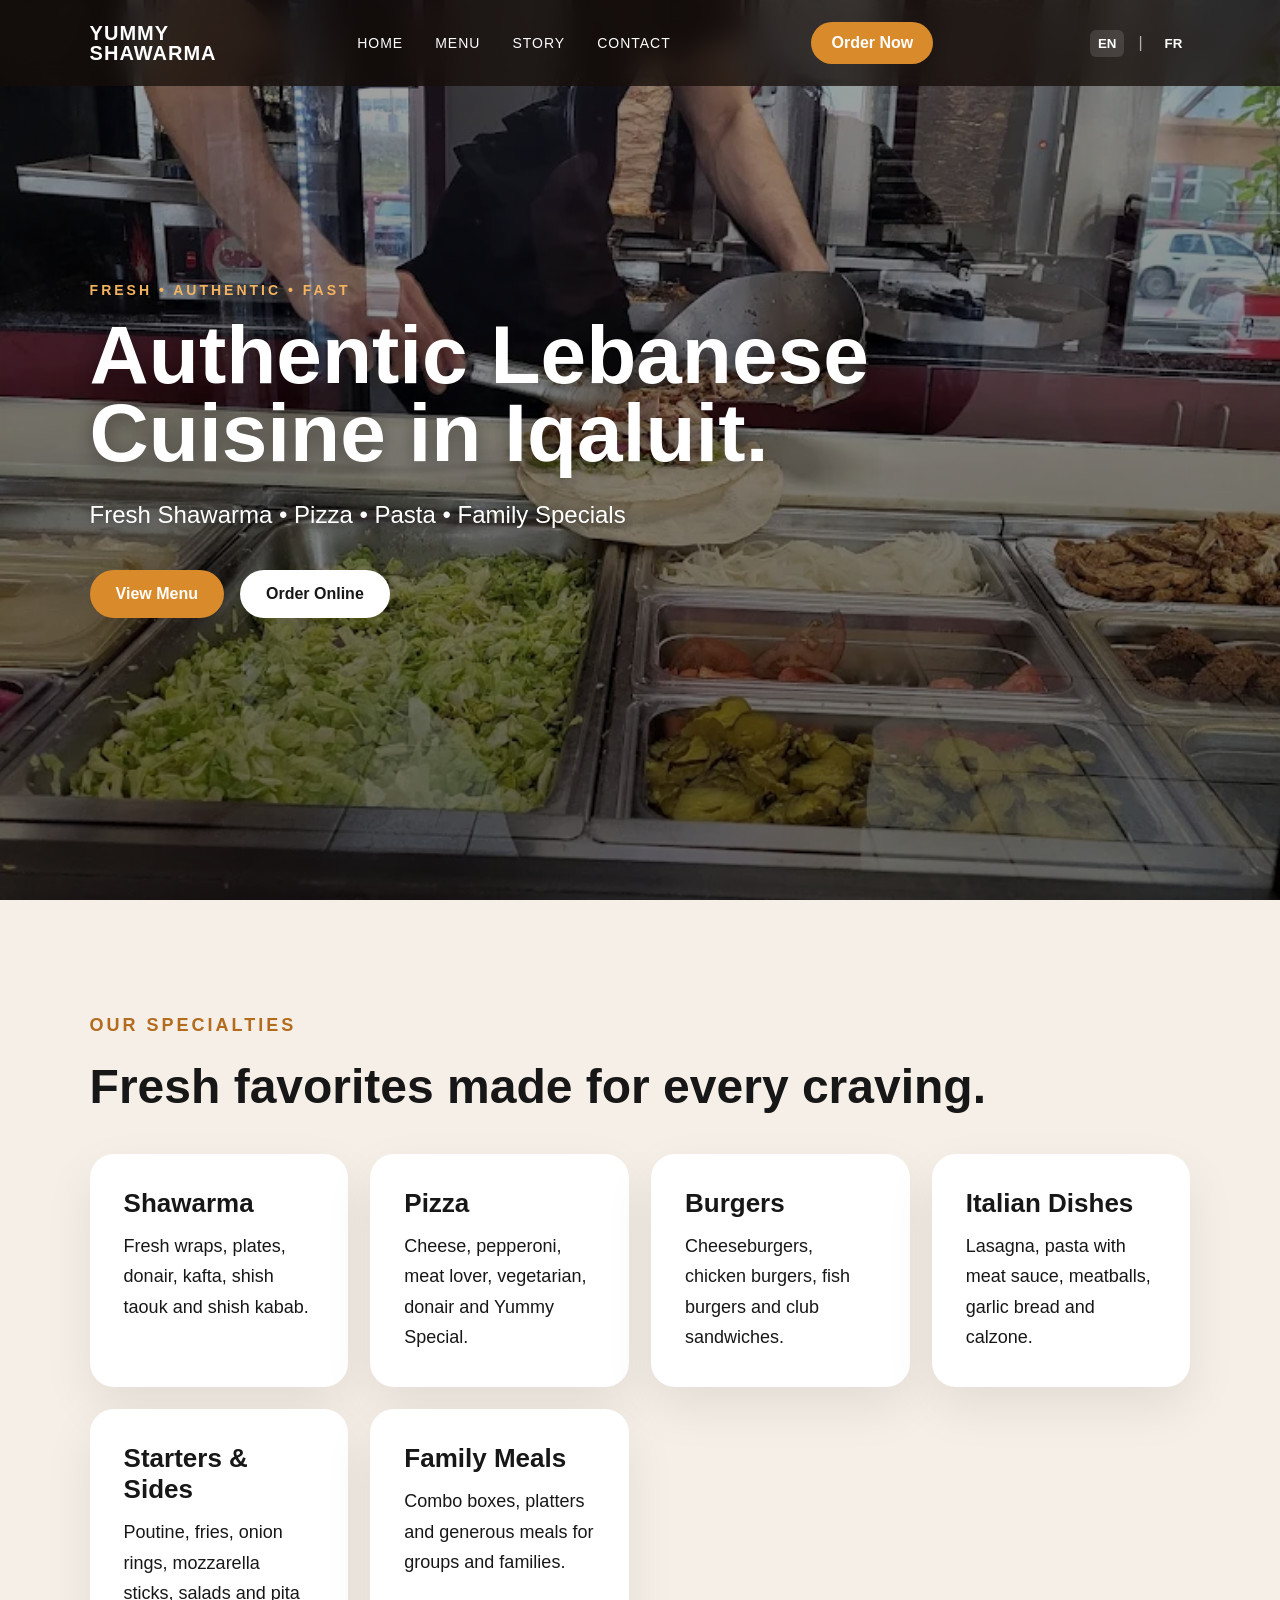
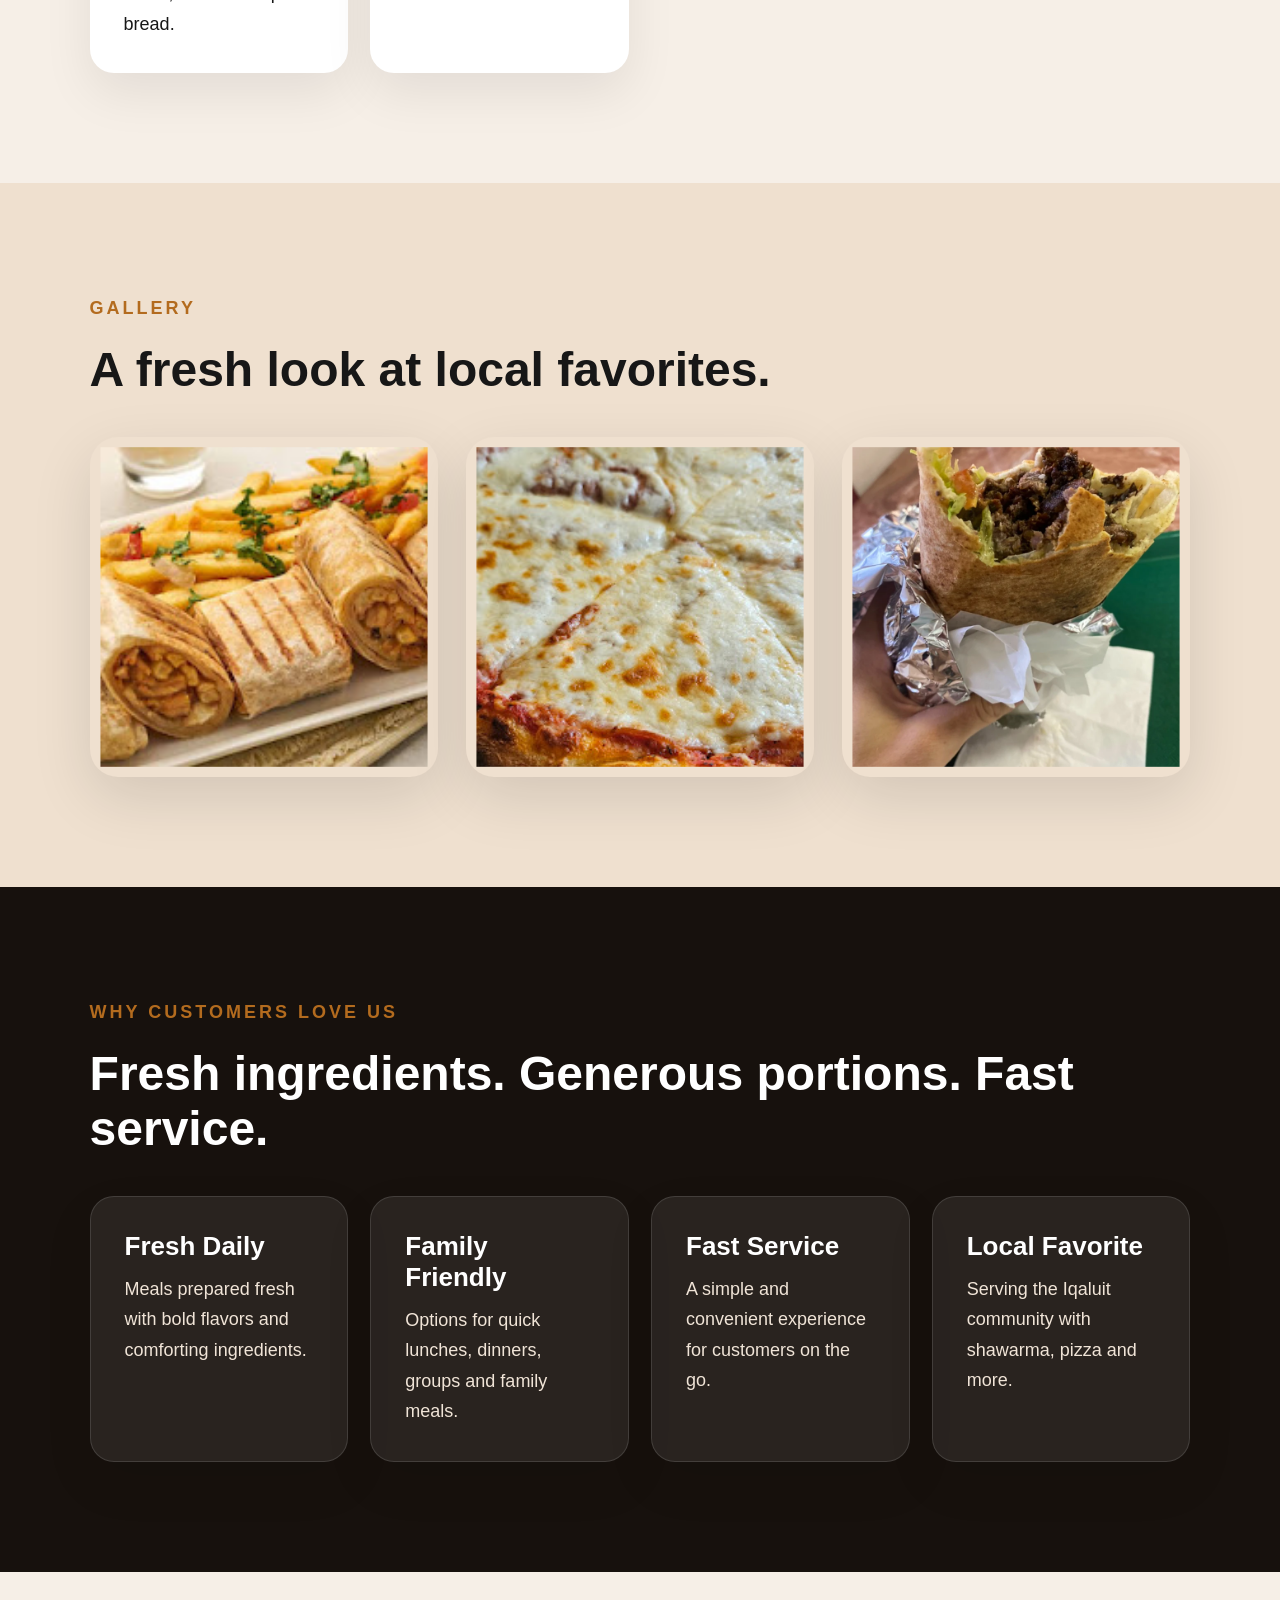
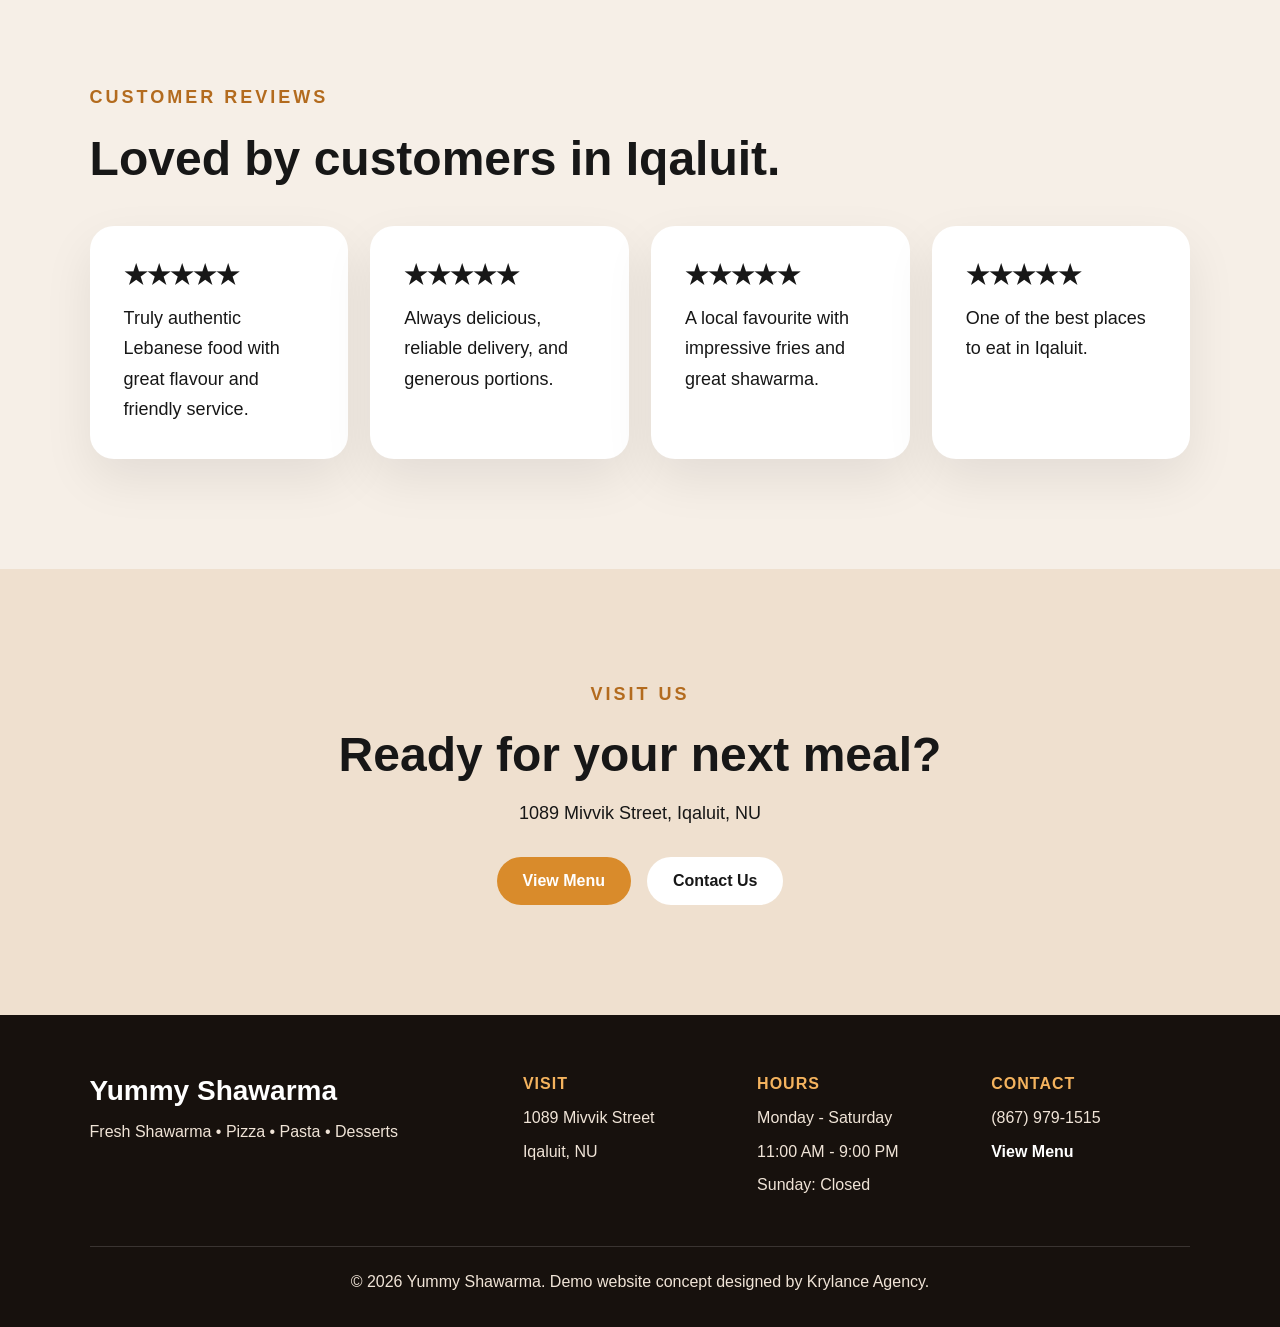
<file: index.html>
<!DOCTYPE html>
<html lang="en">
<head>
  <meta charset="UTF-8" />
  <meta name="viewport" content="width=device-width, initial-scale=1.0" />

  <title data-i18n="title.home">Yummy Shawarma | Lebanese Cuisine in Iqaluit</title>
  <meta name="description" content="Yummy Shawarma demo website designed by Krylance Agency." />

  <link rel="stylesheet" href="style.css" />
</head>

<body>
  <header class="navbar">
    <a href="index.html" class="brand">
      <span>Yummy</span>
      <span>Shawarma</span>
    </a>

    <nav class="nav-links">
      <a href="index.html" data-i18n="nav.home">Home</a>
      <a href="menu.html" data-i18n="nav.menu">Menu</a>
      <a href="about.html" data-i18n="nav.story">Story</a>
      <a href="contact.html" data-i18n="nav.contact">Contact</a>
    </nav>

    <a href="contact.html" class="nav-button" data-i18n="nav.order">Order Now</a>
    <div class="lang-switch" aria-label="Language switcher">
      <button class="lang" data-lang="en">EN</button>
      <span class="lang-sep">|</span>
      <button class="lang" data-lang="fr">FR</button>
    </div>
  </header>

  <main>
    <section class="hero home-hero">
      <div class="hero-content">
        <p class="eyebrow" data-i18n="home.eyebrow">Fresh • Authentic • Fast</p>
        <h1 data-i18n="home.h1">Authentic Lebanese Cuisine in Iqaluit.</h1>
        <p class="hero-text" data-i18n="home.text">Fresh Shawarma • Pizza • Pasta • Family Specials</p>

        <div class="hero-actions">
          <a href="menu.html" class="btn primary" data-i18n="home.viewMenu">View Menu</a>
          <a href="contact.html" class="btn secondary" data-i18n="home.orderOnline">Order Online</a>
        </div>
      </div>
    </section>

    <section class="section specialties">
      <p class="eyebrow dark" data-i18n="specialties.eyebrow">Our Specialties</p>
      <h2 data-i18n="specialties.h2">Fresh favorites made for every craving.</h2>

      <div class="specialty-grid">
        <article class="specialty-card">
          <h3 data-i18n="spec.shawarma.title">Shawarma</h3>
          <p data-i18n="spec.shawarma.text">Fresh wraps, plates, donair, kafta, shish taouk and shish kabab.</p>
        </article>

        <article class="specialty-card">
          <h3 data-i18n="spec.pizza.title">Pizza</h3>
          <p data-i18n="spec.pizza.text">Cheese, pepperoni, meat lover, vegetarian, donair and Yummy Special.</p>
        </article>

        <article class="specialty-card">
          <h3 data-i18n="spec.burgers.title">Burgers</h3>
          <p data-i18n="spec.burgers.text">Cheeseburgers, chicken burgers, fish burgers and club sandwiches.</p>
        </article>

        <article class="specialty-card">
          <h3 data-i18n="spec.italian.title">Italian Dishes</h3>
          <p data-i18n="spec.italian.text">Lasagna, pasta with meat sauce, meatballs, garlic bread and calzone.</p>
        </article>

        <article class="specialty-card">
          <h3 data-i18n="spec.sides.title">Starters & Sides</h3>
          <p data-i18n="spec.sides.text">Poutine, fries, onion rings, mozzarella sticks, salads and pita bread.</p>
        </article>

        <article class="specialty-card">
          <h3 data-i18n="spec.family.title">Family Meals</h3>
          <p data-i18n="spec.family.text">Combo boxes, platters and generous meals for groups and families.</p>
        </article>
      </div>
    </section>

    <section class="section gallery-section">
      <p class="eyebrow dark" data-i18n="gallery.eyebrow">Gallery</p>
      <h2 data-i18n="gallery.h2">A fresh look at local favorites.</h2>

      <div class="gallery-grid">
        <article class="gallery-card">
          <img src="assets/images/shawarma.jpg" alt="Shawarma">
        </article>

        <article class="gallery-card pizza-card">
          <img src="assets/images/pizza.jpg" alt="Pizza">
        </article>

        <article class="gallery-card">
          <img src="assets/images/shawarma-2.jpg" alt="Shawarma plate">
        </article>
      </div>
    </section>

    <section class="section why-section">
      <p class="eyebrow dark">Why Customers Love Us</p>
      <h2>Fresh ingredients. Generous portions. Fast service.</h2>

      <div class="specialty-grid">
        <article class="specialty-card">
          <h3>Fresh Daily</h3>
          <p>Meals prepared fresh with bold flavors and comforting ingredients.</p>
        </article>

        <article class="specialty-card">
          <h3>Family Friendly</h3>
          <p>Options for quick lunches, dinners, groups and family meals.</p>
        </article>

        <article class="specialty-card">
          <h3>Fast Service</h3>
          <p>A simple and convenient experience for customers on the go.</p>
        </article>

        <article class="specialty-card">
          <h3>Local Favorite</h3>
          <p>Serving the Iqaluit community with shawarma, pizza and more.</p>
        </article>
      </div>
    </section>

    <section class="section reviews-section">
      <p class="eyebrow dark" data-i18n="reviews.eyebrow">Customer Reviews</p>
      <h2 data-i18n="reviews.h2">Loved by customers in Iqaluit.</h2>

      <div class="specialty-grid">
        <article class="specialty-card">
          <h3>★★★★★</h3>
          <p data-i18n="reviews.r1">Truly authentic Lebanese food with great flavour and friendly service.</p>
        </article>

        <article class="specialty-card">
          <h3>★★★★★</h3>
          <p data-i18n="reviews.r2">Always delicious, reliable delivery, and generous portions.</p>
        </article>

        <article class="specialty-card">
          <h3>★★★★★</h3>
          <p data-i18n="reviews.r3">A local favourite with impressive fries and great shawarma.</p>
        </article>

        <article class="specialty-card">
          <h3>★★★★★</h3>
          <p data-i18n="reviews.r4">One of the best places to eat in Iqaluit.</p>
        </article>
      </div>
    </section>

    <section class="section home-contact">
      <p class="eyebrow dark">Visit Us</p>
      <h2>Ready for your next meal?</h2>

      <p>1089 Mivvik Street, Iqaluit, NU</p>

      <div class="hero-actions contact-buttons">
        <a href="menu.html" class="btn primary">View Menu</a>
        <a href="contact.html" class="btn secondary">Contact Us</a>
      </div>
    </section>
  </main>

  <footer class="footer">
    <div class="footer-grid">
      <div>
        <h3>Yummy Shawarma</h3>
        <p>Fresh Shawarma • Pizza • Pasta • Desserts</p>
      </div>

      <div>
        <h4>Visit</h4>
        <p>1089 Mivvik Street</p>
        <p>Iqaluit, NU</p>
      </div>

      <div>
        <h4>Hours</h4>
        <p>Monday - Saturday</p>
        <p>11:00 AM - 9:00 PM</p>
        <p>Sunday: Closed</p>
      </div>

      <div>
        <h4>Contact</h4>
        <p>(867) 979-1515</p>
        <p><a href="menu.html">View Menu</a></p>
      </div>
    </div>

    <div class="footer-bottom">
      <p data-i18n="footer.copy">© 2026 Yummy Shawarma. Demo website concept designed by Krylance Agency.</p>
    </div>
  </footer>

  <script src="script.js"></script>
</body>
</html>
</file>
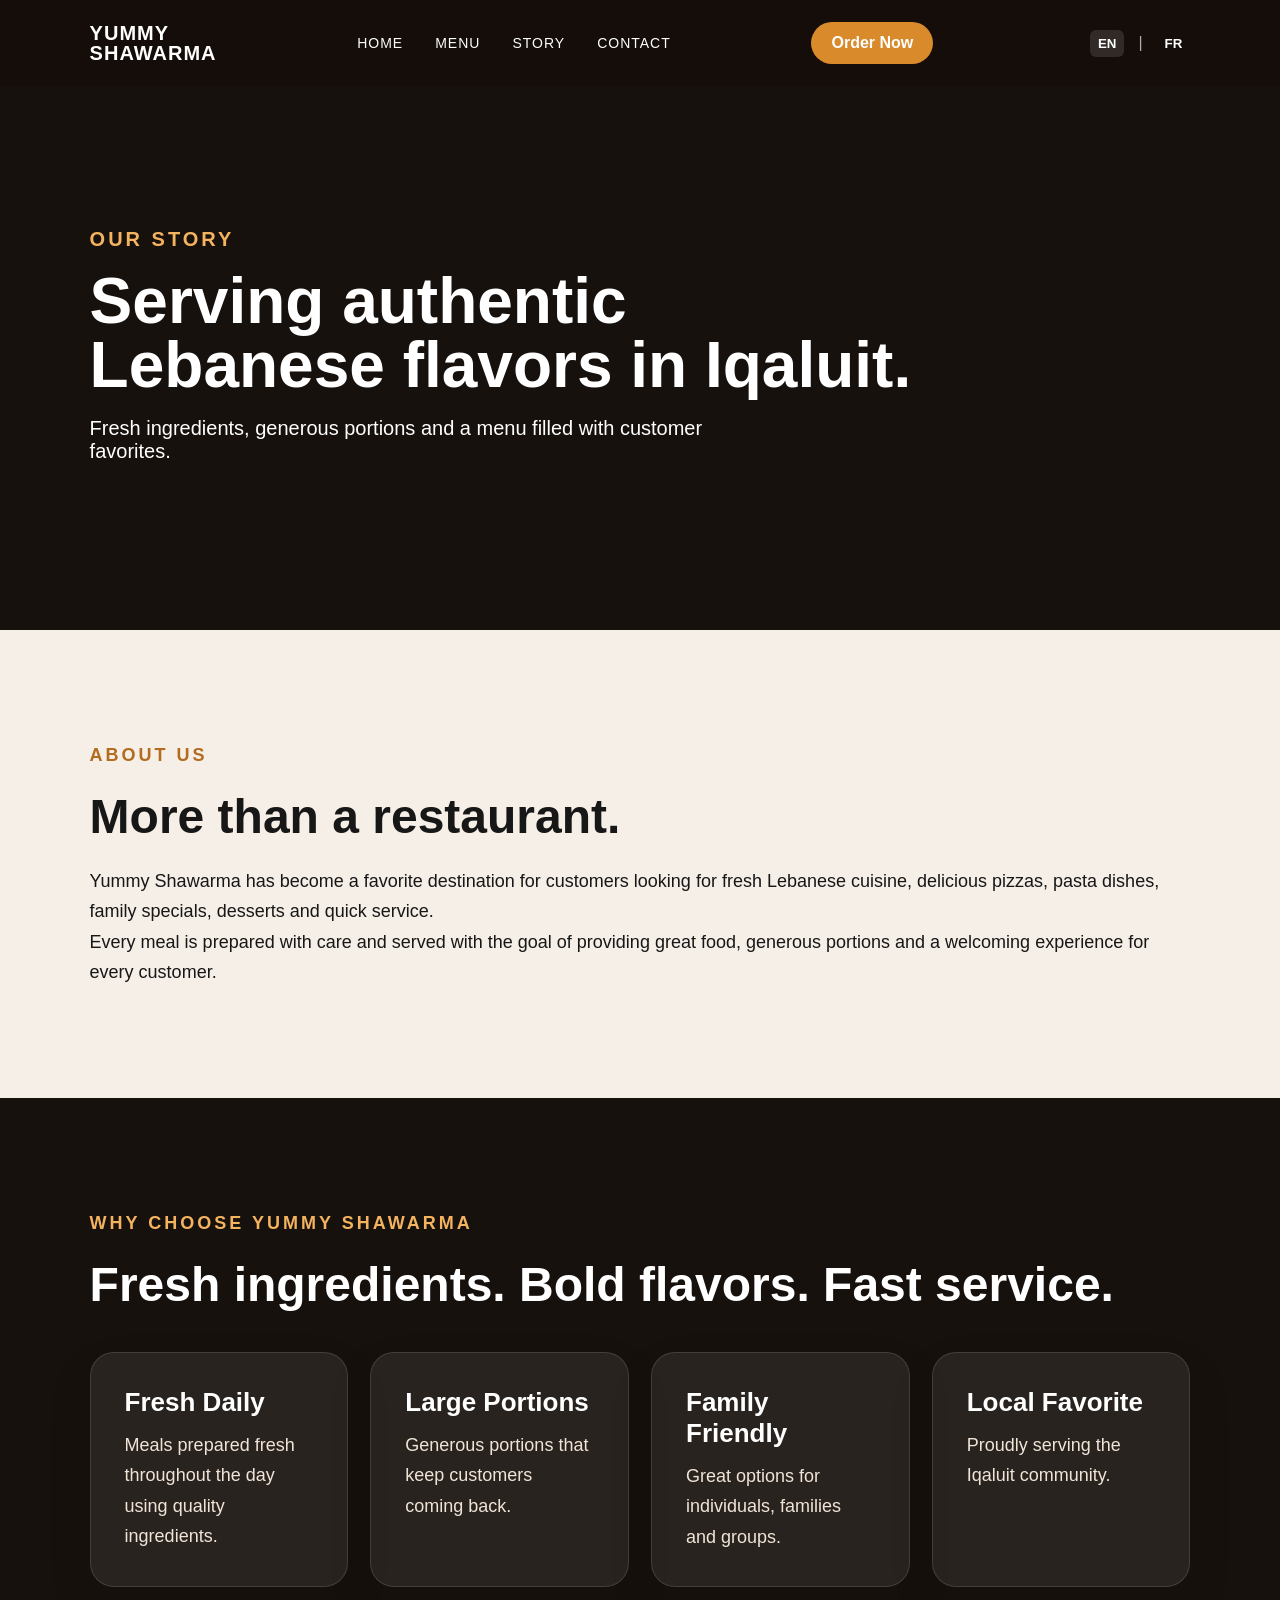
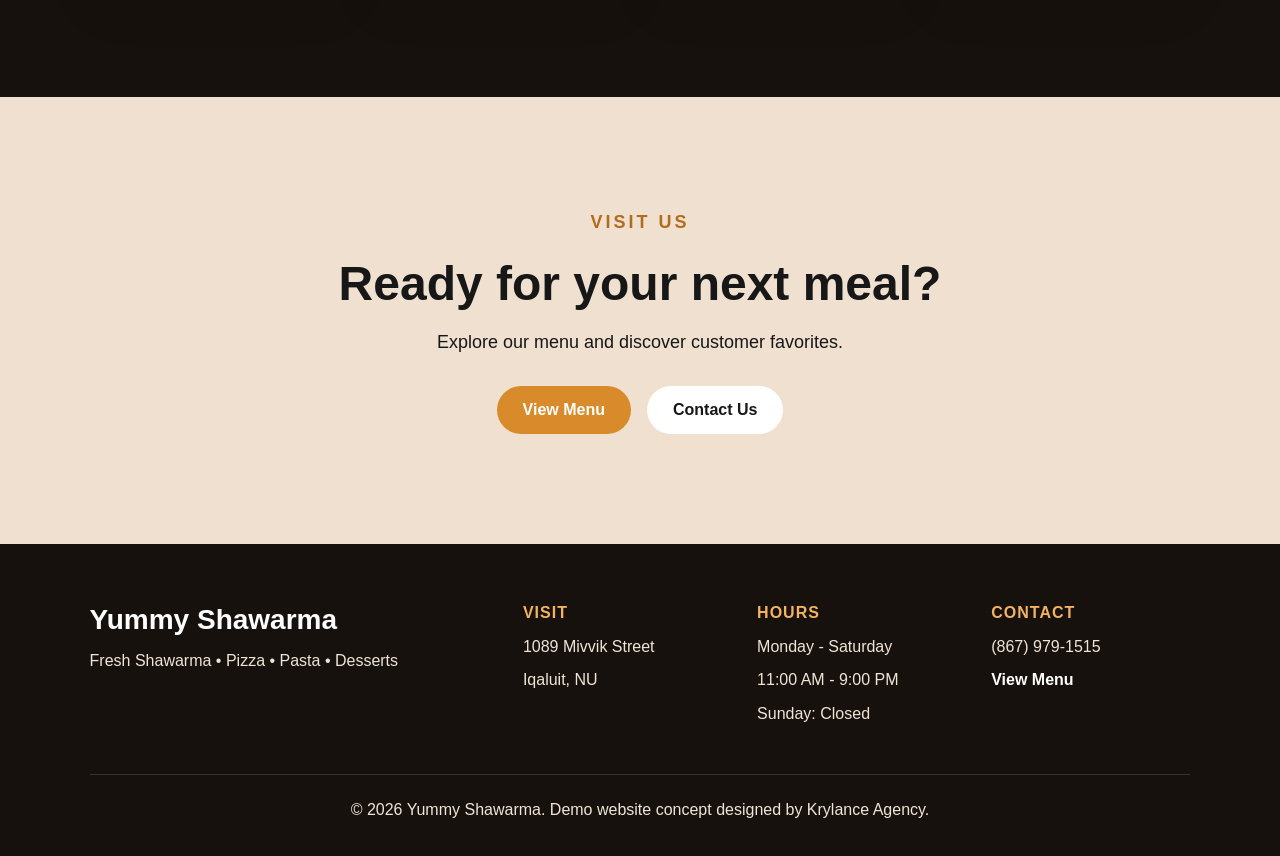
<file: about.html>
<!DOCTYPE html>
<html lang="en">
<head>
  <meta charset="UTF-8">
  <meta name="viewport" content="width=device-width, initial-scale=1.0">
  <title data-i18n="title.about">Story | Yummy Shawarma</title>
  <link rel="stylesheet" href="style.css">
</head>
<body>

<header class="navbar">
  <a href="index.html" class="brand">
    <span>Yummy</span>
    <span>Shawarma</span>
  </a>

  <nav class="nav-links">
    <a href="index.html" data-i18n="nav.home">Home</a>
    <a href="menu.html" data-i18n="nav.menu">Menu</a>
    <a href="about.html" data-i18n="nav.story">Story</a>
    <a href="contact.html" data-i18n="nav.contact">Contact</a>
  </nav>

  <a href="contact.html" class="nav-button" data-i18n="nav.order">Order Now</a>
  <div class="lang-switch" aria-label="Language switcher">
    <button class="lang" data-lang="en">EN</button>
    <span class="lang-sep">|</span>
    <button class="lang" data-lang="fr">FR</button>
  </div>
</header>

<main>

  <section class="page-hero">
    <div>
      <p class="eyebrow" data-i18n="about.eyebrow">Our Story</p>
      <h1 data-i18n="about.h1">Serving authentic Lebanese flavors in Iqaluit.</h1>
      <p data-i18n="about.text">
        Fresh ingredients, generous portions and a menu filled with customer favorites.
      </p>
    </div>
  </section>

  <section class="section">
    <p class="eyebrow dark" data-i18n="about.about.eyebrow">About Us</p>

    <h2 data-i18n="about.about.h2">More than a restaurant.</h2>

    <p>
      Yummy Shawarma has become a favorite destination for customers looking for
      fresh Lebanese cuisine, delicious pizzas, pasta dishes, family specials,
      desserts and quick service.
    </p>

    <p>
      Every meal is prepared with care and served with the goal of providing
      great food, generous portions and a welcoming experience for every customer.
    </p>
  </section>

  <section class="section why-section">
    <p class="eyebrow">Why Choose Yummy Shawarma</p>

    <h2>Fresh ingredients. Bold flavors. Fast service.</h2>

    <div class="specialty-grid">

      <div class="specialty-card">
        <h3 data-i18n="about.fresh.title">Fresh Daily</h3>
        <p data-i18n="about.fresh.text">Meals prepared fresh throughout the day using quality ingredients.</p>
      </div>

      <div class="specialty-card">
        <h3 data-i18n="about.portions.title">Large Portions</h3>
        <p data-i18n="about.portions.text">Generous portions that keep customers coming back.</p>
      </div>

      <div class="specialty-card">
        <h3 data-i18n="about.family.title">Family Friendly</h3>
        <p data-i18n="about.family.text">Great options for individuals, families and groups.</p>
      </div>

      <div class="specialty-card">
        <h3 data-i18n="about.local.title">Local Favorite</h3>
        <p data-i18n="about.local.text">Proudly serving the Iqaluit community.</p>
      </div>

    </div>
  </section>

  <section class="section home-contact">
    <p class="eyebrow dark">Visit Us</p>

    <h2>Ready for your next meal?</h2>

    <p>
      Explore our menu and discover customer favorites.
    </p>

    <div class="hero-actions contact-buttons">
      <a href="menu.html" class="btn primary">View Menu</a>
      <a href="contact.html" class="btn secondary">Contact Us</a>
    </div>
  </section>

</main>

<footer class="footer">
  <div class="footer-grid">
    <div>
      <h3>Yummy Shawarma</h3>
      <p>Fresh Shawarma • Pizza • Pasta • Desserts</p>
    </div>

    <div>
      <h4>Visit</h4>
      <p>1089 Mivvik Street</p>
      <p>Iqaluit, NU</p>
    </div>

    <div>
      <h4>Hours</h4>
      <p>Monday - Saturday</p>
      <p>11:00 AM - 9:00 PM</p>
      <p>Sunday: Closed</p>
    </div>

    <div>
      <h4>Contact</h4>
      <p>(867) 979-1515</p>
      <p><a href="menu.html">View Menu</a></p>
    </div>
  </div>

  <div class="footer-bottom">
    <p data-i18n="footer.copy">© 2026 Yummy Shawarma. Demo website concept designed by Krylance Agency.</p>
  </div>
</footer>

<script src="script.js"></script>

</body>
</html>
</file>
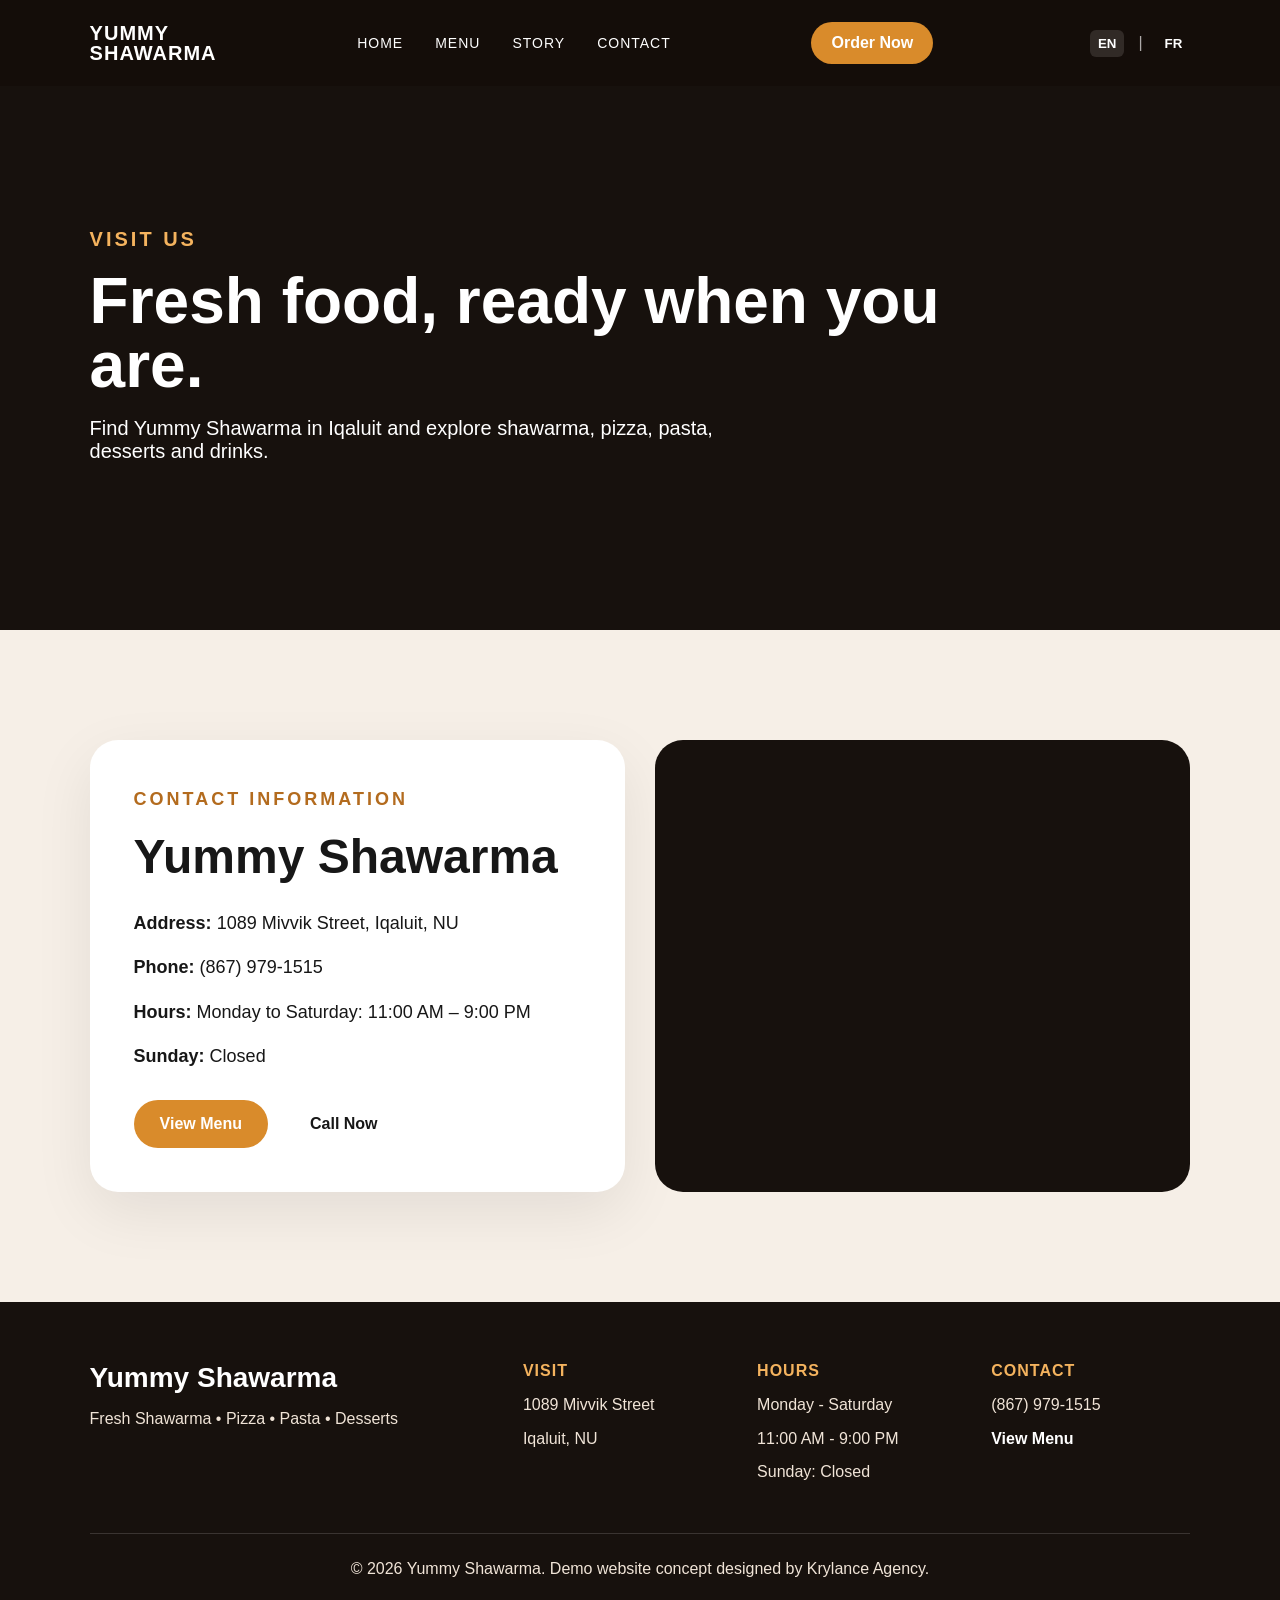
<file: contact.html>
<!DOCTYPE html>
<html lang="en">
<head>
  <meta charset="UTF-8" />
  <meta name="viewport" content="width=device-width, initial-scale=1.0" />

  <title data-i18n="title.contact">Contact | Yummy Shawarma</title>
  <link rel="stylesheet" href="style.css" />
</head>

<body>
  <header class="navbar">
    <a href="index.html" class="brand">
      <span>Yummy</span>
      <span>Shawarma</span>
    </a>

    <nav class="nav-links">
      <a href="index.html" data-i18n="nav.home">Home</a>
      <a href="menu.html" data-i18n="nav.menu">Menu</a>
      <a href="about.html" data-i18n="nav.story">Story</a>
      <a href="contact.html" data-i18n="nav.contact">Contact</a>
    </nav>

    <a href="contact.html" class="nav-button" data-i18n="nav.order">Order Now</a>
    <div class="lang-switch" aria-label="Language switcher">
      <button class="lang" data-lang="en">EN</button>
      <span class="lang-sep">|</span>
      <button class="lang" data-lang="fr">FR</button>
    </div>
  </header>

  <main>
    <section class="page-hero">
      <div>
        <p class="eyebrow" data-i18n="contact.eyebrow">Visit Us</p>
        <h1 data-i18n="contact.h1">Fresh food, ready when you are.</h1>
        <p data-i18n="contact.text">Find Yummy Shawarma in Iqaluit and explore shawarma, pizza, pasta, desserts and drinks.</p>
      </div>
    </section>

    <section class="section contact-page">
      <div class="contact-layout">
        <div class="contact-card">
          <p class="eyebrow dark" data-i18n="contact.info.eyebrow">Contact Information</p>
          <h2 data-i18n="contact.info.title">Yummy Shawarma</h2>

          <p><strong data-i18n="contact.label.address">Address:</strong> 1089 Mivvik Street, Iqaluit, NU</p>
          <p><strong data-i18n="contact.label.phone">Phone:</strong> (867) 979-1515</p>
          <p><strong data-i18n="contact.label.hours">Hours:</strong> Monday to Saturday: 11:00 AM – 9:00 PM</p>
          <p><strong data-i18n="contact.label.sunday">Sunday:</strong> Closed</p>

          <div class="contact-actions">
            <a href="menu.html" class="btn primary" data-i18n="contact.viewMenu">View Menu</a>
            <a href="tel:8679791515" class="btn secondary" data-i18n="contact.callNow">Call Now</a>
          </div>
        </div>

        <div class="map-card map-embed">
          <iframe
            src="https://www.google.com/maps?q=1089%20Mivvik%20Street%2C%20Iqaluit%2C%20NU&output=embed"
            width="100%"
            height="100%"
            style="border:0;"
            allowfullscreen=""
            loading="lazy">
          </iframe>
        </div>
      </div>
    </section>
  </main>

  <footer class="footer">
  <div class="footer-grid">
    <div>
      <h3>Yummy Shawarma</h3>
      <p>Fresh Shawarma • Pizza • Pasta • Desserts</p>
    </div>

    <div>
      <h4>Visit</h4>
      <p>1089 Mivvik Street</p>
      <p>Iqaluit, NU</p>
    </div>

    <div>
      <h4>Hours</h4>
      <p>Monday - Saturday</p>
      <p>11:00 AM - 9:00 PM</p>
      <p>Sunday: Closed</p>
    </div>

    <div>
      <h4>Contact</h4>
      <p>(867) 979-1515</p>
      <p><a href="menu.html">View Menu</a></p>
    </div>
  </div>

  <div class="footer-bottom">
      <p data-i18n="footer.copy">© 2026 Yummy Shawarma. Demo website concept designed by Krylance Agency.</p>
</footer>

  <script src="script.js"></script>
</body>
</html>
</file>
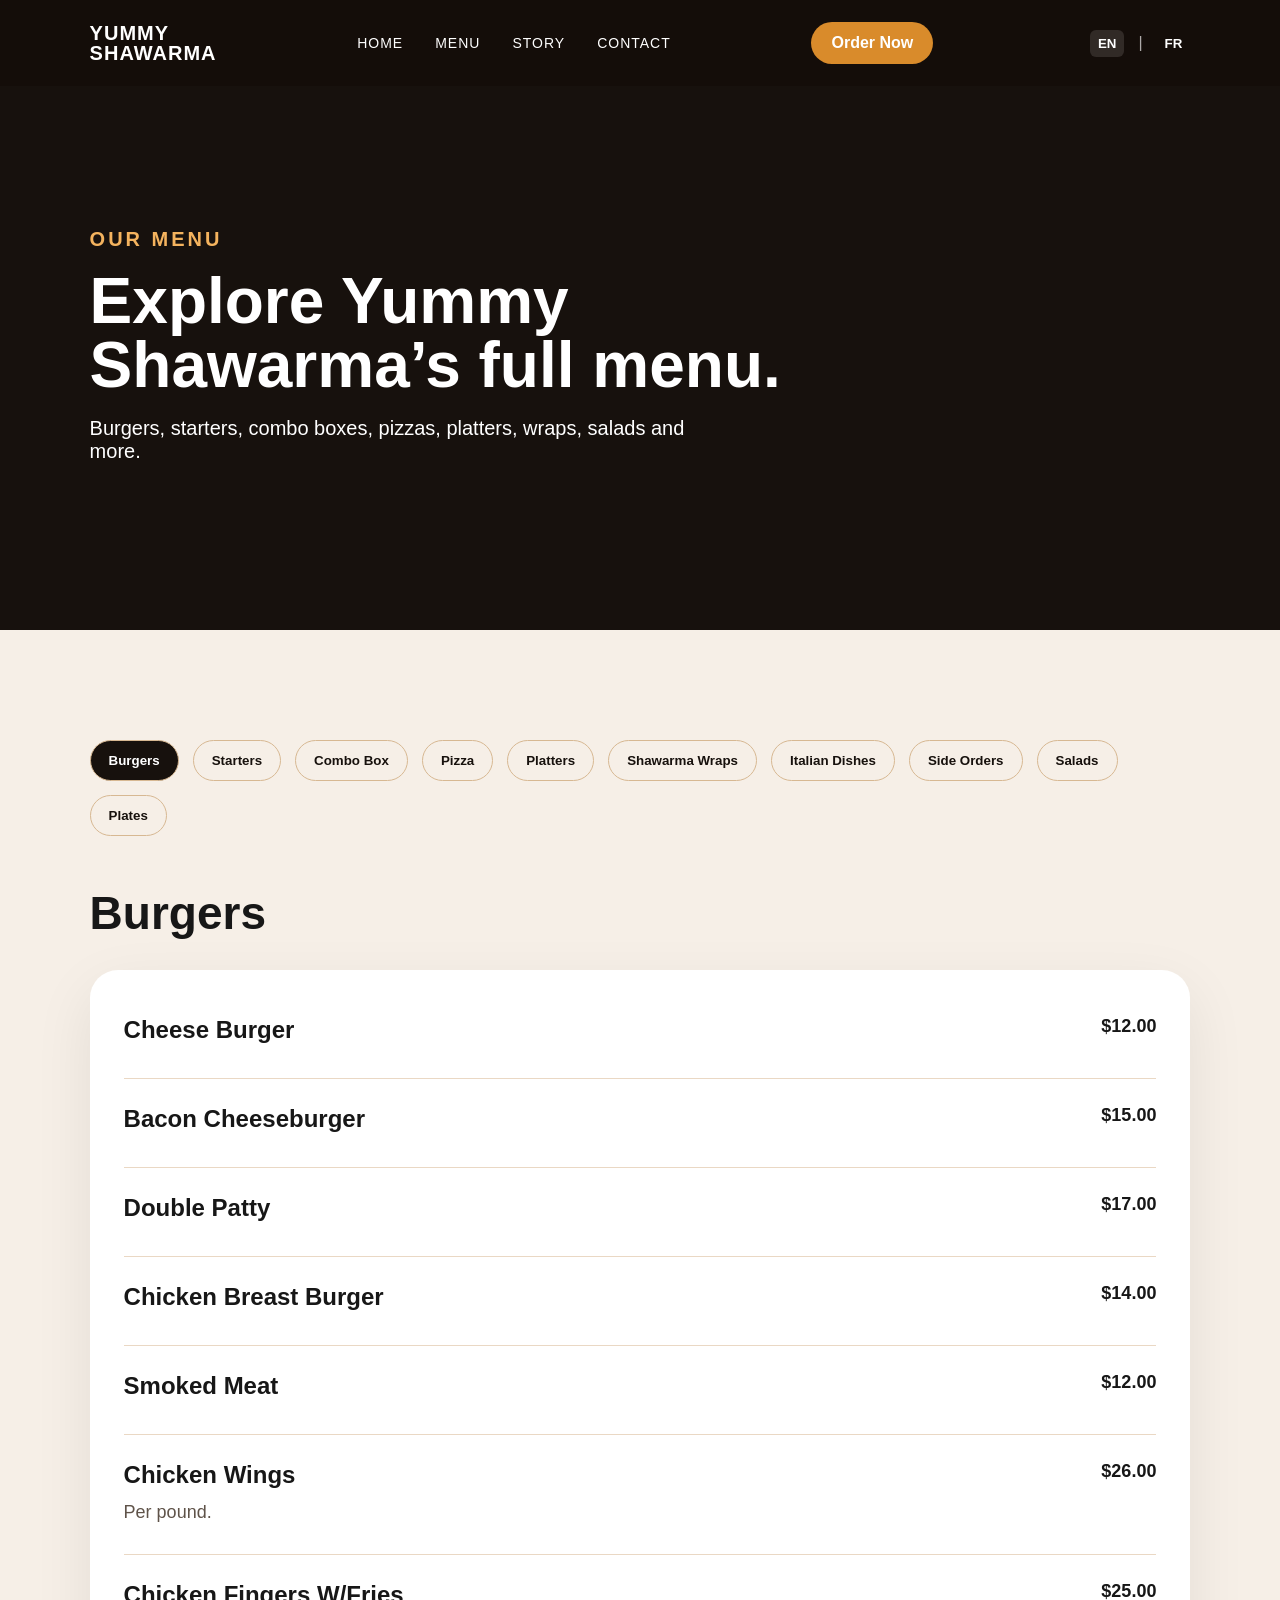
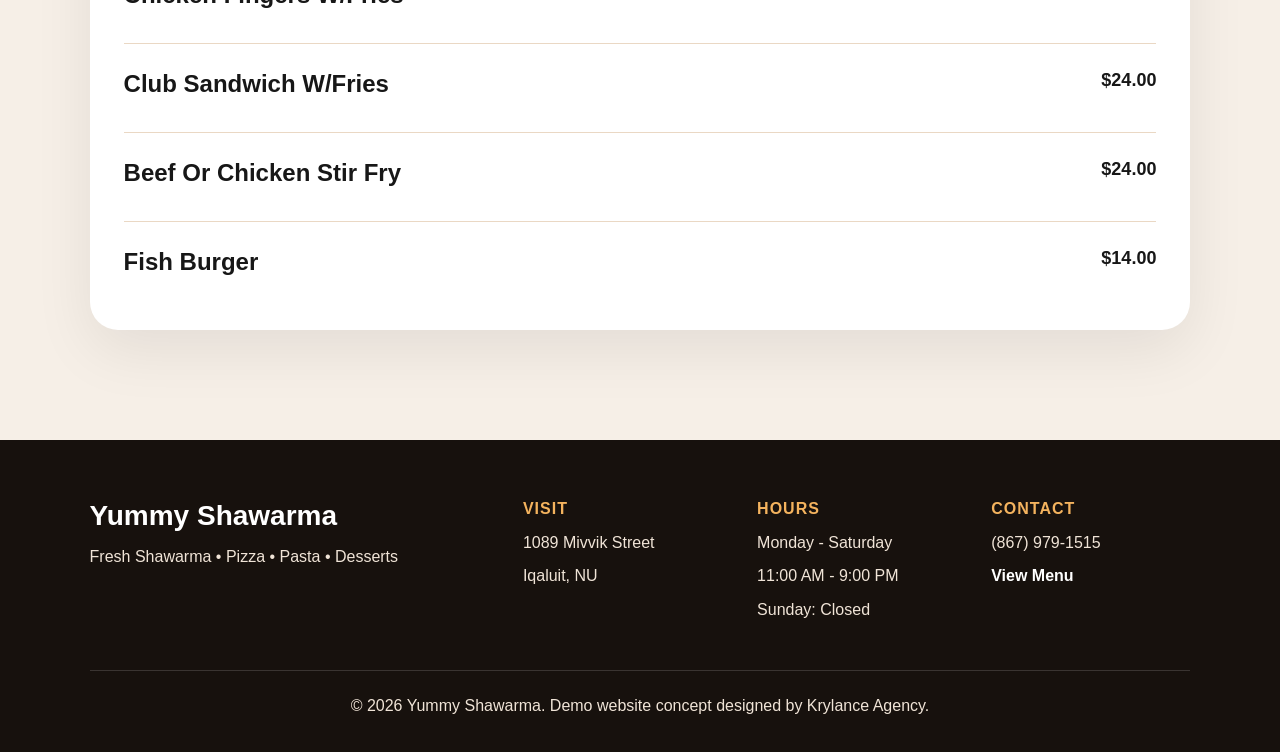
<file: menu.html>
<!DOCTYPE html>
<html lang="en">
<head>
  <meta charset="UTF-8" />
  <meta name="viewport" content="width=device-width, initial-scale=1.0" />

  <title data-i18n="title.menu">Menu | Yummy Shawarma</title>
  <link rel="stylesheet" href="style.css" />
</head>

<body>
  <header class="navbar">
    <a href="index.html" class="brand">
      <span>Yummy</span>
      <span>Shawarma</span>
    </a>

    <nav class="nav-links">
      <a href="index.html" data-i18n="nav.home">Home</a>
      <a href="menu.html" data-i18n="nav.menu">Menu</a>
      <a href="about.html" data-i18n="nav.story">Story</a>
      <a href="contact.html" data-i18n="nav.contact">Contact</a>
    </nav>

    <a href="contact.html" class="nav-button" data-i18n="nav.order">Order Now</a>
    <div class="lang-switch" aria-label="Language switcher">
      <button class="lang" data-lang="en">EN</button>
      <span class="lang-sep">|</span>
      <button class="lang" data-lang="fr">FR</button>
    </div>
  </header>

  <main>
    <section class="page-hero">
      <div>
        <p class="eyebrow" data-i18n="menu.eyebrow">Our Menu</p>
          <h1 data-i18n="menu.h1">Explore Yummy Shawarma’s full menu.</h1>
          <p data-i18n="menu.text">Burgers, starters, combo boxes, pizzas, platters, wraps, salads and more.</p>
      </div>
    </section>

    <section class="section menu-tabs-section">
      <div class="menu-tabs">
        <button class="tab-btn active" data-category="burgers" data-i18n="menu.tab.burgers">Burgers</button>
        <button class="tab-btn" data-category="starters" data-i18n="menu.tab.starters">Starters</button>
        <button class="tab-btn" data-category="combo" data-i18n="menu.tab.combo">Combo Box</button>
        <button class="tab-btn" data-category="pizza" data-i18n="menu.tab.pizza">Pizza</button>
        <button class="tab-btn" data-category="platters" data-i18n="menu.tab.platters">Platters</button>
        <button class="tab-btn" data-category="wraps" data-i18n="menu.tab.wraps">Shawarma Wraps</button>
        <button class="tab-btn" data-category="italian" data-i18n="menu.tab.italian">Italian Dishes</button>
        <button class="tab-btn" data-category="sides" data-i18n="menu.tab.sides">Side Orders</button>
        <button class="tab-btn" data-category="salads" data-i18n="menu.tab.salads">Salads</button>
        <button class="tab-btn" data-category="plates" data-i18n="menu.tab.plates">Plates</button>
      </div>

      <div class="menu-content active" id="burgers">
        <h2 data-i18n="menu.cat.burgers">Burgers</h2>
        <div class="menu-list">
          <article class="menu-row"><div><h3 data-i18n="menu.item.1.cheese-burger.name">Cheese Burger</h3></div><span>$12.00</span></article>
          <article class="menu-row"><div><h3 data-i18n="menu.item.2.bacon-cheeseburger.name">Bacon Cheeseburger</h3></div><span>$15.00</span></article>
          <article class="menu-row"><div><h3 data-i18n="menu.item.3.double-patty.name">Double Patty</h3></div><span>$17.00</span></article>
          <article class="menu-row"><div><h3 data-i18n="menu.item.4.chicken-breast-burger.name">Chicken Breast Burger</h3></div><span>$14.00</span></article>
          <article class="menu-row"><div><h3 data-i18n="menu.item.5.smoked-meat.name">Smoked Meat</h3></div><span>$12.00</span></article>
          <article class="menu-row"><div><h3 data-i18n="menu.item.6.chicken-wings.name">Chicken Wings</h3><p data-i18n="menu.item.6.chicken-wings.desc">Per pound.</p></div><span>$26.00</span></article>
          <article class="menu-row"><div><h3 data-i18n="menu.item.7.chicken-fingers-w-fries.name">Chicken Fingers W/Fries</h3></div><span>$25.00</span></article>
          <article class="menu-row"><div><h3 data-i18n="menu.item.8.club-sandwich-w-fries.name">Club Sandwich W/Fries</h3></div><span>$24.00</span></article>
          <article class="menu-row"><div><h3 data-i18n="menu.item.9.beef-or-chicken-stir-fry.name">Beef Or Chicken Stir Fry</h3></div><span>$24.00</span></article>
          <article class="menu-row"><div><h3 data-i18n="menu.item.10.fish-burger.name">Fish Burger</h3></div><span>$14.00</span></article>
        </div>
      </div>

      <div class="menu-content" id="starters">
        <h2 data-i18n="menu.cat.starters">Starters</h2>
        <div class="menu-list">
          <article class="menu-row"><div><h3 data-i18n="menu.item.11.mozzarella-sticks.name">Mozzarella Sticks</h3><p data-i18n="menu.item.11.mozzarella-sticks.desc">Small or large.</p></div><span>$10.00</span></article>
          <article class="menu-row"><div><h3 data-i18n="menu.item.12.french-fries.name">French Fries</h3><p data-i18n="menu.item.12.french-fries.desc">Small or large.</p></div><span>$10.00</span></article>
          <article class="menu-row"><div><h3 data-i18n="menu.item.13.onion-rings.name">Onion Rings</h3><p data-i18n="menu.item.13.onion-rings.desc">Small or large.</p></div><span>$14.00</span></article>
          <article class="menu-row"><div><h3 data-i18n="menu.item.14.poutine.name">Poutine</h3><p data-i18n="menu.item.14.poutine.desc">Small or large.</p></div><span>$20.00</span></article>
          <article class="menu-row"><div><h3 data-i18n="menu.item.15.donair-poutine.name">Donair Poutine</h3><p data-i18n="menu.item.15.donair-poutine.desc">Small or large.</p></div><span>$17.00</span></article>
          <article class="menu-row"><div><h3 data-i18n="menu.item.16.italian-poutine.name">Italian Poutine</h3></div><span>$26.00</span></article>
          <article class="menu-row"><div><h3 data-i18n="menu.item.17.fish-chips.name">Fish & Chips</h3></div><span>$24.00</span></article>
        </div>
      </div>

      <div class="menu-content" id="combo">
        <h2 data-i18n="menu.cat.combo">Combo Box</h2>
        <div class="menu-list">
          <article class="menu-row"><div><h3 data-i18n="menu.item.18.2-fingers.name">2 Fingers</h3></div><span></span></article>
          <article class="menu-row"><div><h3 data-i18n="menu.item.19.1-fish.name">1 Fish</h3></div><span></span></article>
          <article class="menu-row"><div><h3 data-i18n="menu.item.20.3-nuggets.name">3 Nuggets</h3></div><span></span></article>
          <article class="menu-row"><div><h3 data-i18n="menu.item.21.3-wings.name">3 Wings</h3></div><span></span></article>
          <article class="menu-row"><div><h3 data-i18n="menu.item.22.onion-rings.name">Onion Rings</h3></div><span></span></article>
          <article class="menu-row"><div><h3 data-i18n="menu.item.23.fries.name">Fries</h3></div><span></span></article>
        </div>
      </div>

      <div class="menu-content" id="pizza">
        <h2 data-i18n="menu.cat.pizza">Pizza</h2>
        <div class="menu-list">
          <article class="menu-row"><div><h3 data-i18n="menu.item.24.cheese.name">Cheese</h3><p data-i18n="menu.item.24.cheese.desc">9", 12", 16", 18"</p></div><span>$20.00</span></article>
          <article class="menu-row"><div><h3 data-i18n="menu.item.25.pepperoni.name">Pepperoni</h3><p data-i18n="menu.item.25.pepperoni.desc">9", 12", 16", 18"</p></div><span>$20.00</span></article>
          <article class="menu-row"><div><h3 data-i18n="menu.item.26.two-toppings.name">Two Toppings</h3><p data-i18n="menu.item.26.two-toppings.desc">9", 12", 16", 18"</p></div><span>$20.00</span></article>
          <article class="menu-row"><div><h3 data-i18n="menu.item.27.all-dressed.name">All Dressed</h3><p data-i18n="menu.item.27.all-dressed.desc">Pepperoni, mushrooms, green peppers.</p></div><span>$23.00</span></article>
          <article class="menu-row"><div><h3 data-i18n="menu.item.28.canadian.name">Canadian</h3><p data-i18n="menu.item.28.canadian.desc">Bacon, pepperoni, mushrooms.</p></div><span>$24.00</span></article>
          <article class="menu-row featured"><div><div class="menu-title"><h3 data-i18n="menu.item.29.deluxe.name">Deluxe</h3><small>Popular</small></div><p data-i18n="menu.item.29.deluxe.desc">9", 12", 16", 18"</p></div><span>$27.00</span></article>
          <article class="menu-row featured"><div><div class="menu-title"><h3 data-i18n="menu.item.30.yummy-special.name">Yummy Special</h3><small>Signature</small></div><p data-i18n="menu.item.30.yummy-special.desc">Pepperoni, sausage, green peppers, mushroom, onion.</p></div><span>$26.00</span></article>
          <article class="menu-row"><div><h3 data-i18n="menu.item.31.vegetarian.name">Vegetarian</h3><p data-i18n="menu.item.31.vegetarian.desc">Mushrooms, green pepper, onion, tomatoes, olives.</p></div><span>$25.00</span></article>
          <article class="menu-row"><div><h3 data-i18n="menu.item.32.meat-lover.name">Meat Lover</h3><p data-i18n="menu.item.32.meat-lover.desc">Beef, chicken, pepperoni, bacon, donair.</p></div><span>$28.00</span></article>
          <article class="menu-row"><div><h3 data-i18n="menu.item.33.donair.name">Donair</h3><p data-i18n="menu.item.33.donair.desc">Garlic or red sauce, olive, mushroom, green pepper.</p></div><span>$26.00</span></article>
          <article class="menu-row"><div><h3 data-i18n="menu.item.34.smoked-meat.name">Smoked Meat</h3><p data-i18n="menu.item.34.smoked-meat.desc">Smoked meat, green peppers, olive, onion.</p></div><span>$26.00</span></article>
          <article class="menu-row"><div><h3 data-i18n="menu.item.35.hawaiian.name">Hawaiian</h3><p data-i18n="menu.item.35.hawaiian.desc">Ham and pineapple.</p></div><span>$24.00</span></article>
          <article class="menu-row"><div><h3 data-i18n="menu.item.36.mexican.name">Mexican</h3><p data-i18n="menu.item.36.mexican.desc">Chicken, mushroom, green peppers, hot pepper, olive.</p></div><span>$26.00</span></article>
          <article class="menu-row"><div><h3 data-i18n="menu.item.37.triple-meat.name">Triple Meat</h3><p data-i18n="menu.item.37.triple-meat.desc">Sausage, pepperoni, bacon.</p></div><span>$26.00</span></article>
          <article class="menu-row"><div><h3 data-i18n="menu.item.38.supreme.name">Supreme</h3><p data-i18n="menu.item.38.supreme.desc">Bacon, chicken, mushroom, green peppers, hot pepper.</p></div><span>$24.00</span></article>
          <article class="menu-row"><div><h3 data-i18n="menu.item.39.sausage.name">Sausage</h3><p data-i18n="menu.item.39.sausage.desc">Sausage, green pepper, mushroom, onion.</p></div><span>$24.00</span></article>
          <article class="menu-row"><div><h3 data-i18n="menu.item.40.mediterranean.name">Mediterranean</h3><p data-i18n="menu.item.40.mediterranean.desc">Mushroom, green pepper, onion, tomato, olive, feta.</p></div><span>$26.00</span></article>
        </div>
      </div>

      <div class="menu-content" id="platters">
        <h2 data-i18n="menu.cat.platters">Platters</h2>
        <div class="menu-list">
          <article class="menu-row"><div><h3 data-i18n="menu.item.41.chicken-or-beef.name">Chicken Or Beef</h3><p data-i18n="menu.item.41.chicken-or-beef.desc">Meat, rice, salad, potatoes, sauce, pita.</p></div><span>$32.00</span></article>
          <article class="menu-row"><div><h3 data-i18n="menu.item.42.donair.name">Donair</h3><p data-i18n="menu.item.42.donair.desc">Meat, rice, salad, potatoes, sauce, pita.</p></div><span>$32.00</span></article>
          <article class="menu-row featured"><div><div class="menu-title"><h3 data-i18n="menu.item.43.mixed.name">Mixed</h3><small>Popular</small></div><p data-i18n="menu.item.43.mixed.desc">Meat, rice, salad, potatoes, sauce, pita.</p></div><span>$38.00</span></article>
          <article class="menu-row"><div><h3 data-i18n="menu.item.44.kafta.name">Kafta</h3><p data-i18n="menu.item.44.kafta.desc">Meat, rice, salad, potatoes, sauce, pita.</p></div><span>$32.00</span></article>
          <article class="menu-row"><div><h3 data-i18n="menu.item.45.shish-kabab-2x-beef.name">Shish Kabab (2x Beef)</h3><p data-i18n="menu.item.45.shish-kabab-2x-beef.desc">Meat, rice, salad, potatoes, sauce, pita.</p></div><span>$32.00</span></article>
          <article class="menu-row"><div><h3 data-i18n="menu.item.46.shish-taouk-2x-chicken.name">Shish Taouk (2x Chicken)</h3><p data-i18n="menu.item.46.shish-taouk-2x-chicken.desc">Meat, rice, salad, potatoes, sauce, pita.</p></div><span>$32.00</span></article>
          <article class="menu-row"><div><h3 data-i18n="menu.item.47.falafel.name">Falafel</h3><p data-i18n="menu.item.47.falafel.desc">Meat, rice, salad, potatoes, sauce, pita.</p></div><span>$32.00</span></article>
          <article class="menu-row"><div><h3 data-i18n="menu.item.48.vegetarian.name">Vegetarian</h3><p data-i18n="menu.item.48.vegetarian.desc">Meat, rice, salad, potatoes, sauce, pita.</p></div><span>$32.00</span></article>
        </div>
      </div>

      <div class="menu-content" id="wraps">
        <h2 data-i18n="menu.cat.wraps">Shawarma Wraps</h2>
        <div class="menu-list">
          <article class="menu-row"><div><h3 data-i18n="menu.item.49.chicken.name">Chicken</h3><p data-i18n="menu.item.49.chicken.desc">Topping choices include lettuce, tomatoes, pickles, onions, turnips, and sauce.</p></div><span>$16.00</span></article>
          <article class="menu-row"><div><h3 data-i18n="menu.item.50.beef.name">Beef</h3><p data-i18n="menu.item.50.beef.desc">Topping choices include lettuce, tomatoes, pickles, onions, turnips, and sauce.</p></div><span>$16.00</span></article>
          <article class="menu-row"><div><h3 data-i18n="menu.item.51.donair.name">Donair</h3><p data-i18n="menu.item.51.donair.desc">Topping choices include lettuce, tomatoes, pickles, onions, turnips, and sauce.</p></div><span>$16.00</span></article>
          <article class="menu-row"><div><h3 data-i18n="menu.item.52.falafel.name">Falafel</h3><p data-i18n="menu.item.52.falafel.desc">Topping choices include lettuce, tomatoes, pickles, onions, turnips, and sauce.</p></div><span>$16.00</span></article>
          <article class="menu-row"><div><h3 data-i18n="menu.item.53.vegetarian.name">Vegetarian</h3><p data-i18n="menu.item.53.vegetarian.desc">Topping choices include lettuce, tomatoes, pickles, onions, turnips, and sauce.</p></div><span>$16.00</span></article>
          <article class="menu-row"><div><h3 data-i18n="menu.item.54.kafta.name">Kafta</h3><p data-i18n="menu.item.54.kafta.desc">Topping choices include lettuce, tomatoes, pickles, onions, turnips, and sauce.</p></div><span>$16.00</span></article>
          <article class="menu-row"><div><h3 data-i18n="menu.item.55.chicken-beef-donair-combo.name">Chicken/Beef/Donair Combo</h3><p data-i18n="menu.item.55.chicken-beef-donair-combo.desc">Wrap, rice or salad or potatoes, and drink.</p></div><span>$25.00</span></article>
          <article class="menu-row"><div><h3 data-i18n="menu.item.56.vegetarian-combo.name">Vegetarian Combo</h3><p data-i18n="menu.item.56.vegetarian-combo.desc">Wrap, rice or salad or potatoes, and drink.</p></div><span>$25.00</span></article>
          <article class="menu-row"><div><h3 data-i18n="menu.item.57.falafel-combo.name">Falafel Combo</h3><p data-i18n="menu.item.57.falafel-combo.desc">Wrap, rice or salad or potatoes, and drink.</p></div><span>$25.00</span></article>
          <article class="menu-row"><div><h3 data-i18n="menu.item.58.mixed-combo.name">Mixed Combo</h3><p data-i18n="menu.item.58.mixed-combo.desc">Wrap, rice or salad or potatoes, and drink.</p></div><span>$27.00</span></article>
          <article class="menu-row"><div><h3 data-i18n="menu.item.59.kafta-combo.name">Kafta Combo</h3><p data-i18n="menu.item.59.kafta-combo.desc">Wrap, rice or salad or potatoes, and drink.</p></div><span>$25.00</span></article>
        </div>
      </div>

      <div class="menu-content" id="italian">
        <h2 data-i18n="menu.cat.italian">Italian Dishes</h2>
        <div class="menu-list">
          <article class="menu-row"><div><h3 data-i18n="menu.item.60.lasagna.name">Lasagna</h3></div><span>$21.00</span></article>
          <article class="menu-row"><div><h3 data-i18n="menu.item.61.pasta-meat-sauce.name">Pasta Meat Sauce</h3></div><span>$19.00</span></article>
          <article class="menu-row"><div><h3 data-i18n="menu.item.62.pasta-w-meat-balls.name">Pasta W/Meat Balls</h3></div><span>$22.00</span></article>
          <article class="menu-row"><div><h3 data-i18n="menu.item.63.garlic-cheese-bread.name">Garlic Cheese Bread</h3><p data-i18n="menu.item.63.garlic-cheese-bread.desc">3 pieces.</p></div><span>$10.00</span></article>
          <article class="menu-row"><div><h3 data-i18n="menu.item.64.garlic-bread.name">Garlic Bread</h3><p data-i18n="menu.item.64.garlic-bread.desc">3 pieces.</p></div><span>$6.00</span></article>
          <article class="menu-row"><div><h3 data-i18n="menu.item.65.calzone.name">Calzone</h3></div><span>$20.00</span></article>
        </div>
      </div>

      <div class="menu-content" id="sides">
        <h2 data-i18n="menu.cat.sides">Side Orders</h2>
        <div class="menu-list">
          <article class="menu-row"><div><h3 data-i18n="menu.item.66.kibbeh.name">Kibbeh</h3></div><span>$5.00</span></article>
          <article class="menu-row"><div><h3 data-i18n="menu.item.67.meat-spinach-pie.name">Meat/Spinach Pie</h3></div><span>$5.00</span></article>
          <article class="menu-row"><div><h3 data-i18n="menu.item.68.fattoush-salad.name">Fattoush Salad</h3></div><span>$12.00</span></article>
          <article class="menu-row"><div><h3 data-i18n="menu.item.69.tabouleh-salad.name">Tabouleh Salad</h3></div><span>$12.00</span></article>
          <article class="menu-row"><div><h3 data-i18n="menu.item.70.greek-salad.name">Greek Salad</h3></div><span>$12.00</span></article>
          <article class="menu-row"><div><h3 data-i18n="menu.item.71.caesar-salad.name">Caesar Salad</h3></div><span>$12.00</span></article>
          <article class="menu-row"><div><h3 data-i18n="menu.item.72.vine-leaves.name">Vine Leaves</h3></div><span>$7.00</span></article>
          <article class="menu-row"><div><h3 data-i18n="menu.item.73.pita-bread-pack.name">Pita Bread Pack</h3></div><span>$6.00</span></article>
        </div>
      </div>

      <div class="menu-content" id="salads">
        <h2 data-i18n="menu.cat.salads">Salads</h2>
        <div class="menu-list">
          <article class="menu-row"><div><h3 data-i18n="menu.item.74.fattoush-salad.name">Fattoush Salad</h3></div><span>$12.00</span></article>
          <article class="menu-row"><div><h3 data-i18n="menu.item.75.tabouleh-salad.name">Tabouleh Salad</h3></div><span>$12.00</span></article>
          <article class="menu-row"><div><h3 data-i18n="menu.item.76.greek-salad.name">Greek Salad</h3></div><span>$12.00</span></article>
          <article class="menu-row"><div><h3 data-i18n="menu.item.77.caesar-salad.name">Caesar Salad</h3></div><span>$12.00</span></article>
        </div>
      </div>

      <div class="menu-content" id="plates">
        <h2 data-i18n="menu.cat.plates">Plates</h2>
        <div class="menu-list">
          <article class="menu-row"><div><h3 data-i18n="menu.item.78.chicken-or-beef.name">Chicken Or Beef</h3><p data-i18n="menu.item.78.chicken-or-beef.desc">Meat, rice, salad, potatoes.</p></div><span>$16.00</span></article>
          <article class="menu-row"><div><h3 data-i18n="menu.item.79.donair.name">Donair</h3><p data-i18n="menu.item.79.donair.desc">Meat, rice, salad, potatoes.</p></div><span>$16.00</span></article>
          <article class="menu-row"><div><h3 data-i18n="menu.item.80.mixed.name">Mixed</h3><p data-i18n="menu.item.80.mixed.desc">Meat, rice, salad, potatoes.</p></div><span>$16.00</span></article>
          <article class="menu-row"><div><h3 data-i18n="menu.item.81.kafta.name">Kafta</h3><p data-i18n="menu.item.81.kafta.desc">Meat, rice, salad, potatoes.</p></div><span>$16.00</span></article>
          <article class="menu-row"><div><h3 data-i18n="menu.item.82.shish-kabab-2x-beef.name">Shish Kabab (2x Beef)</h3><p data-i18n="menu.item.82.shish-kabab-2x-beef.desc">Meat, rice, salad, potatoes.</p></div><span>$18.00</span></article>
          <article class="menu-row"><div><h3 data-i18n="menu.item.83.shish-taouk-2x-chicken.name">Shish Taouk (2x Chicken)</h3><p data-i18n="menu.item.83.shish-taouk-2x-chicken.desc">Meat, rice, salad, potatoes.</p></div><span></span></article>
        </div>
      </div>
    </section>
  </main>

  <footer class="footer">
    <div class="footer-grid">
      <div>
        <h3>Yummy Shawarma</h3>
        <p>Fresh Shawarma • Pizza • Pasta • Desserts</p>
      </div>

      <div>
        <h4>Visit</h4>
        <p>1089 Mivvik Street</p>
        <p>Iqaluit, NU</p>
      </div>

      <div>
        <h4>Hours</h4>
        <p>Monday - Saturday</p>
        <p>11:00 AM - 9:00 PM</p>
        <p>Sunday: Closed</p>
      </div>

      <div>
        <h4>Contact</h4>
        <p>(867) 979-1515</p>
        <p><a href="menu.html">View Menu</a></p>
      </div>
    </div>

    <div class="footer-bottom">
      <p data-i18n="footer.copy">© 2026 Yummy Shawarma. Demo website concept designed by Krylance Agency.</p>
    </div>
  </footer>

  <script src="script.js"></script>
</body>
</html>
</file>
<file: style.css>
* {
  margin: 0;
  padding: 0;
  box-sizing: border-box;
}

html {
  scroll-behavior: smooth;
}

body {
  font-family: Arial, sans-serif;
  background: #f6efe7;
  color: #171717;
}

.navbar {
  position: fixed;
  top: 0;
  width: 100%;
  z-index: 100;
  padding: 22px 7%;
  display: flex;
  align-items: center;
  justify-content: space-between;
  background: rgba(20, 12, 8, 0.75);
  backdrop-filter: blur(14px);
}

.brand {
  color: white;
  text-decoration: none;
  font-size: 20px;
  font-weight: 900;
  letter-spacing: 1px;
  line-height: 1;
  display: flex;
  flex-direction: column;
  text-transform: uppercase;
}

.nav-links {
  display: flex;
  gap: 32px;
}

.nav-links a {
  color: white;
  text-decoration: none;
  font-size: 14px;
  text-transform: uppercase;
  letter-spacing: 1px;
}

.nav-button {
  background: #d98b2b;
  color: white;
  text-decoration: none;
  padding: 12px 20px;
  border-radius: 999px;
  font-weight: 700;
}

.hero {
  min-height: 100vh;
  display: flex;
  align-items: center;
  padding: 0 7%;
  color: white;
}

.home-hero {
  background:
    linear-gradient(rgba(0, 0, 0, 0.35), rgba(0, 0, 0, 0.60)),
    url("assets/images/hero.jpg");
  background-size: cover;
  background-position: center;
  background-repeat: no-repeat;
}

.hero-content {
  max-width: 900px;
  position: relative;
  z-index: 2;
}

.eyebrow {
  text-transform: uppercase;
  letter-spacing: 3px;
  font-size: 14px;
  font-weight: 800;
  color: #f4b35e;
  margin-bottom: 18px;
}

.eyebrow.dark {
  color: #b36b1e;
}

.hero h1 {
  font-size: 82px;
  line-height: 0.95;
  max-width: 950px;
  margin-bottom: 24px;
  text-shadow: 0 4px 20px rgba(0,0,0,0.4);
}

.hero-text {
  font-size: 24px;
  line-height: 1.7;
  max-width: 700px;
  margin-bottom: 34px;
  text-shadow: 0 2px 10px rgba(0,0,0,0.4);
}

.hero-actions {
  display: flex;
  gap: 16px;
}

.btn {
  display: inline-block;
  text-decoration: none;
  padding: 15px 26px;
  border-radius: 999px;
  font-weight: 800;
}

.btn.primary {
  background: #d98b2b;
  color: white;
}

.btn.secondary {
  background: white;
  color: #171717;
}

.section {
  padding: 110px 7%;
}

.section h2 {
  font-size: 48px;
  margin-bottom: 22px;
}

.section p {
  font-size: 18px;
  line-height: 1.7;
}

.specialties,
.reviews-section,
.story-section,
.contact-page,
.menu-tabs-section {
  background: #f6efe7;
}

.specialty-grid {
  display: grid;
  grid-template-columns: repeat(4, 1fr);
  gap: 22px;
  margin-top: 40px;
}

.specialty-card {
  background: white;
  padding: 34px;
  border-radius: 24px;
  box-shadow: 0 20px 50px rgba(0,0,0,0.08);
}

.specialty-card h3 {
  font-size: 26px;
  margin-bottom: 12px;
}

.gallery-section {
  background: #efe0cf;
}

.gallery-grid {
  display: grid;
  grid-template-columns: repeat(3, 1fr);
  gap: 28px;
  margin-top: 40px;
}

.gallery-card {
  height: 340px;
  border-radius: 28px;
  overflow: hidden;
  background: #efe0cf;
  box-shadow: 0 20px 60px rgba(0,0,0,0.12);
}

.gallery-card img {
  width: 100%;
  height: 100%;
  object-fit: cover;
  object-position: center;
  display: block;
  transform: scale(0.94);
  transition: transform 0.4s ease;
}

.pizza-card img {
  object-fit: cover;
  object-position: center 45%;
  transform: scale(0.94);
  background: #efe0cf;
}

.gallery-card:hover img {
  transform: scale(0.98);
}

.why-section {
  background: #17110d;
  color: white;
}

.why-section .specialty-card {
  background: rgba(255,255,255,0.08);
  color: white;
  border: 1px solid rgba(255,255,255,0.12);
}

.why-section .specialty-card p {
  color: #f0e4d7;
}

.home-contact {
  background: #efe0cf;
  text-align: center;
}

.home-contact h2 {
  margin-bottom: 16px;
}

.home-contact .contact-buttons {
  justify-content: center;
  margin-top: 28px;
}

.page-hero {
  min-height: 70vh;
  padding: 140px 7% 80px;
  display: flex;
  align-items: center;
  background: #17110d;
  color: white;
}

.page-hero h1 {
  font-size: 64px;
  line-height: 1;
  max-width: 850px;
  margin-bottom: 20px;
}

.page-hero p {
  font-size: 20px;
  max-width: 650px;
}

.menu-tabs {
  display: flex;
  gap: 14px;
  flex-wrap: wrap;
  margin-bottom: 50px;
}

.tab-btn {
  border: 1px solid #d7b892;
  background: transparent;
  padding: 12px 18px;
  border-radius: 999px;
  cursor: pointer;
  font-weight: 800;
  color: #17110d;
}

.tab-btn.active {
  background: #17110d;
  color: white;
}

.menu-content {
  display: none;
}

.menu-content.active {
  display: block;
}

.menu-content h2 {
  font-size: 46px;
  margin-bottom: 30px;
}

.menu-list {
  background: white;
  border-radius: 28px;
  padding: 20px 34px;
  box-shadow: 0 20px 60px rgba(0,0,0,0.08);
}

.menu-row {
  display: flex;
  justify-content: space-between;
  gap: 30px;
  padding: 26px 0;
  border-bottom: 1px solid #ead8c4;
}

.menu-row:last-child {
  border-bottom: none;
}

.menu-row h3 {
  font-size: 24px;
  margin-bottom: 8px;
}

.menu-row p {
  color: #5f5349;
}

.menu-row span {
  font-weight: 900;
  font-size: 18px;
  white-space: nowrap;
}

.menu-row.featured {
  background: #fff7ec;
  margin: 0 -18px;
  padding: 26px 18px;
  border-radius: 18px;
}

.menu-title {
  display: flex;
  align-items: center;
  gap: 12px;
  flex-wrap: wrap;
}

.menu-title small {
  background: #d98b2b;
  color: white;
  padding: 5px 10px;
  border-radius: 999px;
  font-size: 12px;
  font-weight: 900;
  text-transform: uppercase;
  letter-spacing: 0.5px;
}

.story-content {
  max-width: 900px;
}

.story-content p {
  margin-bottom: 22px;
}

.contact-layout {
  display: grid;
  grid-template-columns: 1fr 1fr;
  gap: 30px;
  align-items: stretch;
}

.contact-card {
  background: white;
  max-width: 850px;
  padding: 44px;
  border-radius: 28px;
  box-shadow: 0 20px 60px rgba(0,0,0,0.08);
}

.contact-card h2 {
  margin-bottom: 24px;
}

.contact-card p {
  margin-bottom: 14px;
}

.contact-actions {
  margin-top: 28px;
  display: flex;
  gap: 16px;
}

/* Language switcher (minimal styling) */
.lang-switch {
  display: flex;
  align-items: center;
  gap: 8px;
  margin-left: 16px;
}

.lang-switch .lang {
  background: transparent;
  color: white;
  border: none;
  font-weight: 800;
  cursor: pointer;
  padding: 6px 8px;
  border-radius: 6px;
}

.lang-switch .lang-sep {
  color: rgba(255,255,255,0.65);
  margin: 0 6px;
}

.lang.active {
  background: rgba(255,255,255,0.12);
}

@media (max-width: 720px) {
  .lang-switch { display: none; }
}

.map-card {
  background: #17110d;
  color: white;
  min-height: 420px;
  border-radius: 28px;
  overflow: hidden;
}

.map-card iframe {
  width: 100%;
  height: 100%;
  border: 0;
}

.footer {
  background: #17110d;
  color: white;
  padding: 60px 7% 25px;
  width: 100%;
}

.footer-grid {
  display: grid;
  grid-template-columns: 2fr 1fr 1fr 1fr;
  gap: 35px;
  margin-bottom: 40px;
}

.footer h3 {
  font-size: 28px;
  margin-bottom: 12px;
}

.footer h4 {
  color: #f4b35e;
  margin-bottom: 12px;
  font-size: 16px;
  text-transform: uppercase;
  letter-spacing: 1px;
}

.footer p {
  color: #f0e4d7;
  margin-bottom: 8px;
  line-height: 1.6;
}

.footer a {
  color: white;
  text-decoration: none;
  font-weight: 800;
}

.footer-bottom {
  border-top: 1px solid rgba(255,255,255,0.15);
  padding-top: 22px;
  text-align: center;
}

@media (max-width: 900px) {
  .nav-links {
    display: none;
  }

  .hero {
    padding-top: 100px;
  }

  .hero h1 {
    font-size: 42px;
  }

  .hero-text {
    font-size: 19px;
  }

  .hero-actions {
    flex-direction: column;
  }

  .hero-actions .btn {
    text-align: center;
  }

  .page-hero h1 {
    font-size: 44px;
  }

  .section h2 {
    font-size: 36px;
  }

  .specialty-grid,
  .gallery-grid {
    grid-template-columns: 1fr;
  }

  .gallery-card {
    height: 280px;
  }

  .menu-row {
    flex-direction: column;
    gap: 10px;
  }

  .contact-layout {
    grid-template-columns: 1fr;
  }

  .contact-actions {
    flex-direction: column;
  }

  .contact-actions .btn {
    text-align: center;
  }

  .footer-grid {
    grid-template-columns: 1fr;
  }
}
</file>
